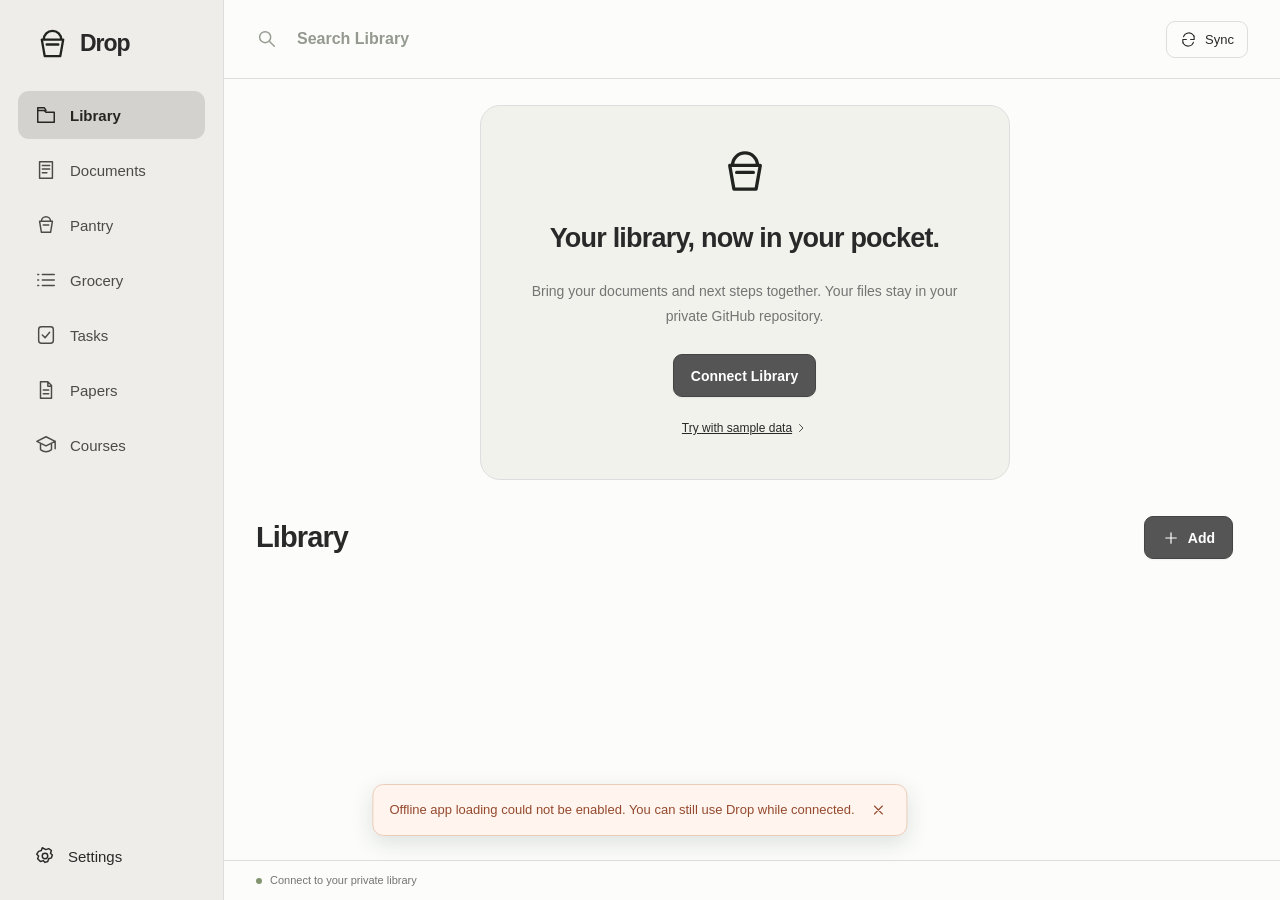
<file: index.html>
<!doctype html>
<html lang="en">
  <head>
    <meta charset="UTF-8" />
    <meta name="viewport" content="width=device-width, initial-scale=1, viewport-fit=cover" />
    <meta name="theme-color" content="#f8f7f4" />
    <meta name="description" content="Your Drop library, ready when you are." />
    <meta name="referrer" content="no-referrer" />
    <meta name="apple-mobile-web-app-capable" content="yes" />
    <meta http-equiv="Content-Security-Policy" content="default-src 'self'; script-src 'self' 'wasm-unsafe-eval'; style-src 'self' 'unsafe-inline'; img-src 'self' blob: data:; media-src 'self' blob:; connect-src 'self' https://api.github.com ws://127.0.0.1:*; worker-src 'self' blob:; object-src 'none'; frame-src 'self' blob:; base-uri 'self'; form-action 'none'" />
    <link rel="manifest" href="./manifest.webmanifest" />
    <link rel="icon" href="./bucket.svg" type="image/svg+xml" />
    <link rel="apple-touch-icon" href="./icon-180.png" />
    <title>Drop</title>
    <script type="module" crossorigin src="./assets/index-DSqM-0OX.js"></script>
    <link rel="stylesheet" crossorigin href="./assets/index-CjGwLpbP.css">
  </head>
  <body>
    <div id="app"></div>
    <dialog id="dialog"></dialog>
    <div id="announcements" role="status" aria-live="polite"></div>
  </body>
</html>
</file>
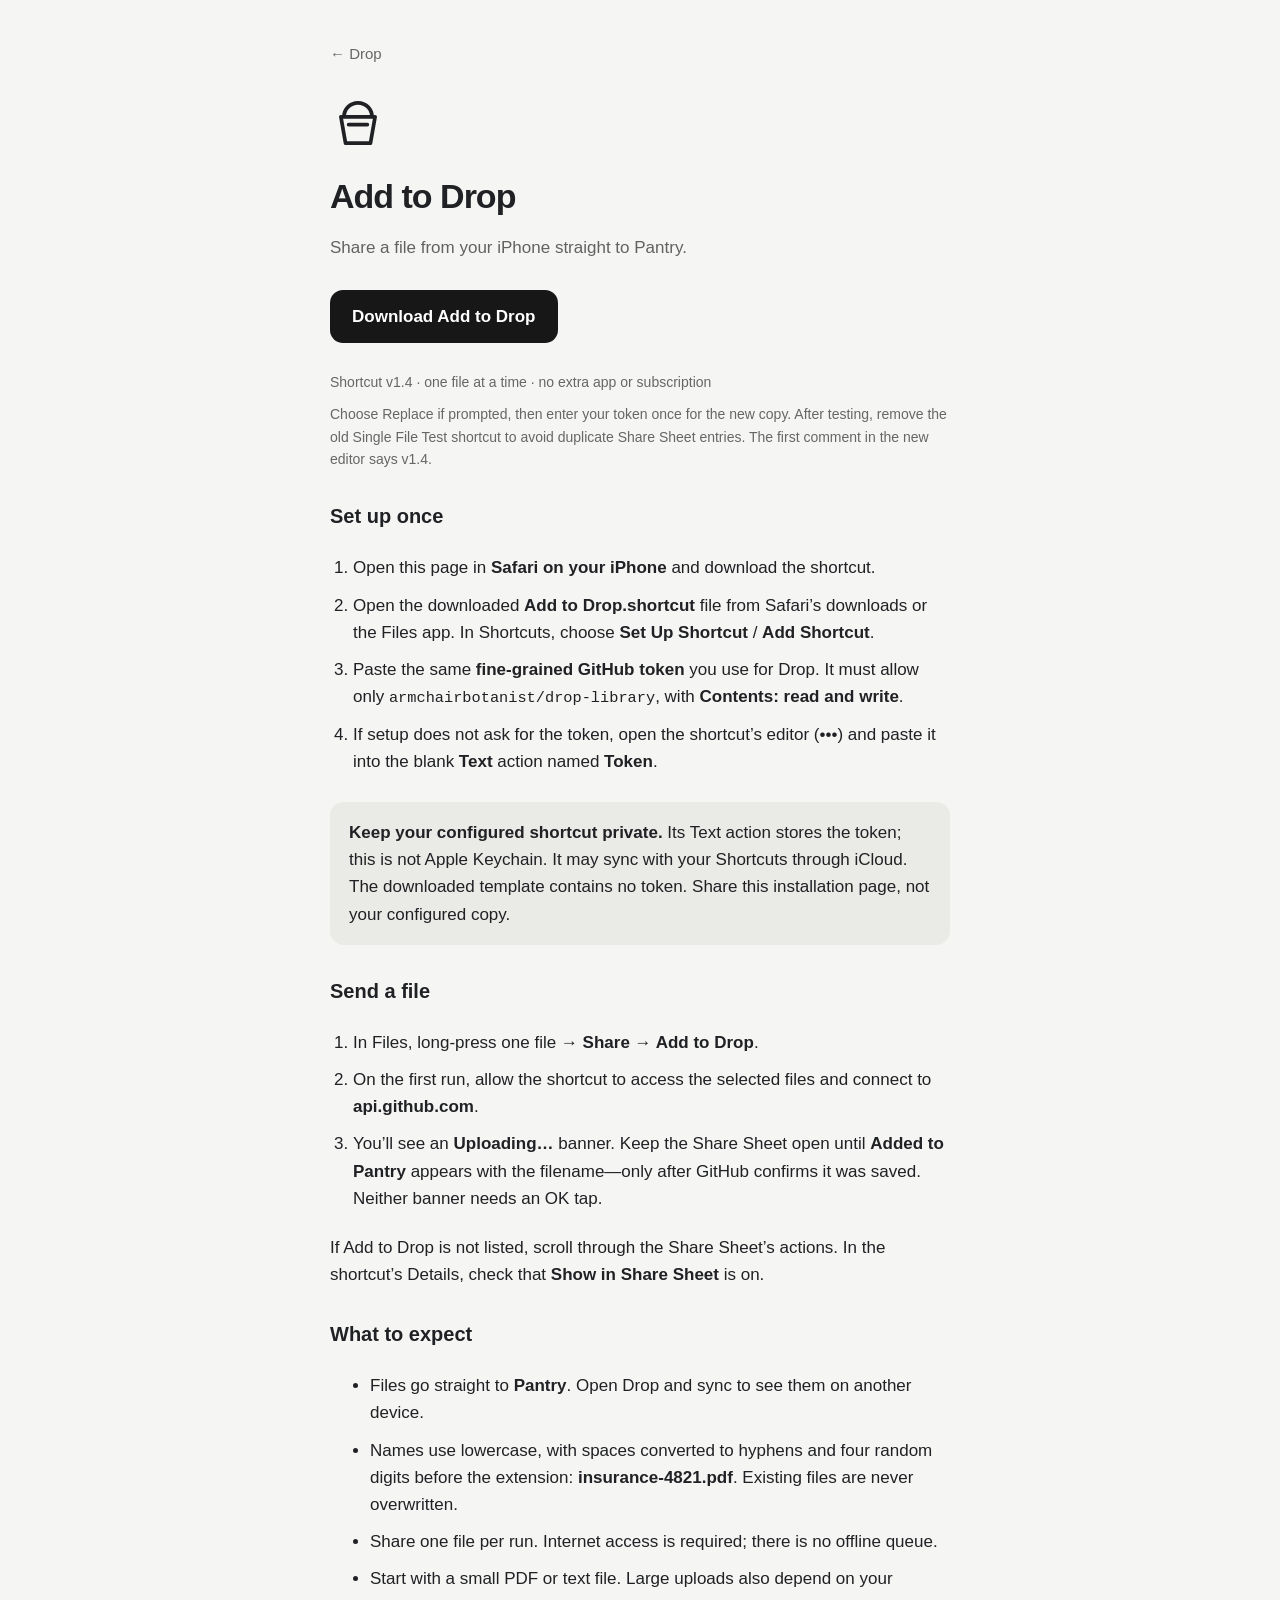
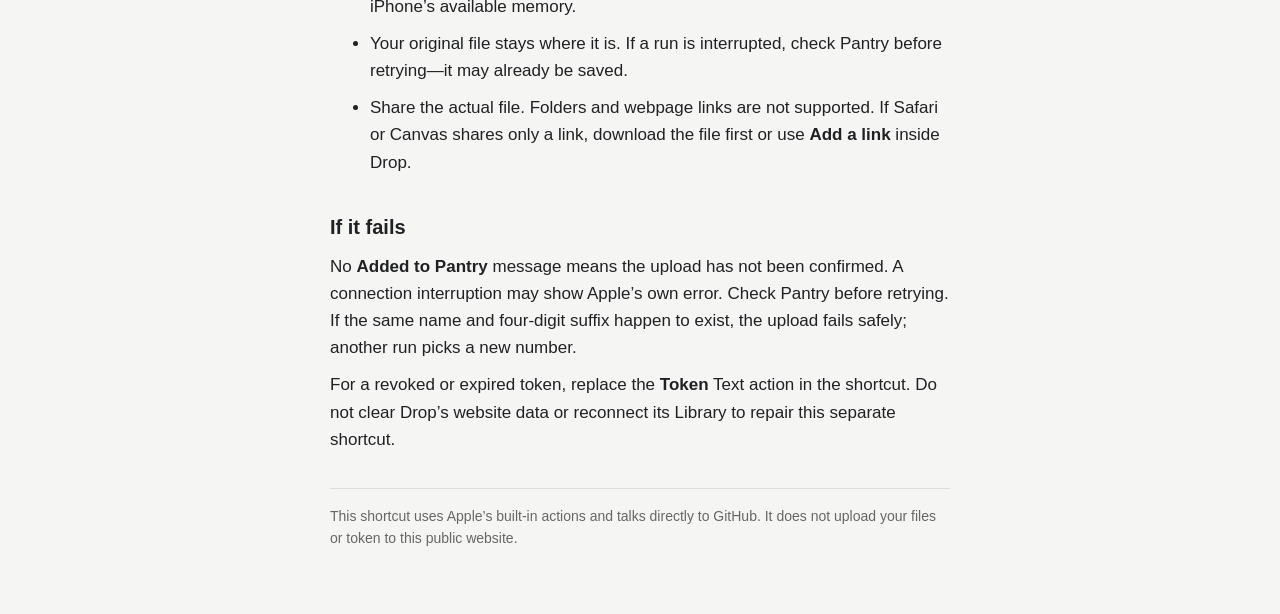
<file: shortcuts/index.html>
<!doctype html>
<html lang="en">
<head>
  <meta charset="utf-8"/>
  <meta name="viewport" content="width=device-width, initial-scale=1"/>
  <meta name="referrer" content="no-referrer"/>
  <meta name="color-scheme" content="light dark"/>
  <title>Add to Drop · iPhone Shortcut</title>
  <style>
    :root{font:17px/1.6 -apple-system,BlinkMacSystemFont,"Segoe UI",sans-serif;color:#202124;background:#f5f5f3}
    body{max-width:620px;margin:0 auto;padding:40px 22px 64px}h1{font-size:34px;line-height:1.15;letter-spacing:-1px;margin:18px 0}h2{font-size:20px;margin:30px 0 8px}p{margin:10px 0}a{color:inherit}header a{font-size:15px;color:#666;text-decoration:none}.intro{color:#626262}.button{display:inline-block;padding:13px 22px;margin:18px 0;background:#171717;color:white;border-radius:13px;text-decoration:none;font-weight:600}li{padding:5px 0}ol{padding-left:23px}.note{padding:17px 19px;background:#eaeae7;border-radius:14px;margin:22px 0}.small{font-size:14px;color:#666}code{font-size:.9em}footer{margin-top:35px;border-top:1px solid #ddd;padding-top:16px}
    @media(prefers-color-scheme:dark){:root{background:#171717;color:#eee}.intro,.small,header a{color:#aaa}.button{background:#eee;color:#171717}.note{background:#272727}footer{border-color:#444}}
  </style>
</head>
<body>
  <header><a href="../">← Drop</a></header>
  <svg width="56" height="56" viewBox="0 0 36 36" aria-hidden="true" style="margin-top:28px"><g fill="none" stroke="currentColor" stroke-linecap="round" stroke-linejoin="round" stroke-width="2.4"><path d="M9 14c0-5 4-9 9-9s9 4 9 9M7 14h22l-3 17H10zM12 19h12"/></g></svg>
  <h1>Add to Drop</h1>
  <p class="intro">Share a file from your iPhone straight to Pantry.</p>
  <a class="button" href="Add-to-Drop.shortcut?v=1.4" download="Add to Drop.shortcut">Download Add to Drop</a>
  <p class="small">Shortcut v1.4 · one file at a time · no extra app or subscription</p>
  <p class="small">Choose Replace if prompted, then enter your token once for the new copy. After testing, remove the old Single File Test shortcut to avoid duplicate Share Sheet entries. The first comment in the new editor says v1.4.</p>
  <h2>Set up once</h2>
  <ol>
    <li>Open this page in <strong>Safari on your iPhone</strong> and download the shortcut.</li>
    <li>Open the downloaded <strong>Add to Drop.shortcut</strong> file from Safari’s downloads or the Files app. In Shortcuts, choose <strong>Set Up Shortcut</strong> / <strong>Add Shortcut</strong>.</li>
    <li>Paste the same <strong>fine-grained GitHub token</strong> you use for Drop. It must allow only <code>armchairbotanist/drop-library</code>, with <strong>Contents: read and write</strong>.</li>
    <li>If setup does not ask for the token, open the shortcut’s editor (•••) and paste it into the blank <strong>Text</strong> action named <strong>Token</strong>.</li>
  </ol>
  <div class="note"><strong>Keep your configured shortcut private.</strong> Its Text action stores the token; this is not Apple Keychain. It may sync with your Shortcuts through iCloud. The downloaded template contains no token. Share this installation page, not your configured copy.</div>
  <h2>Send a file</h2>
  <ol>
    <li>In Files, long-press one file → <strong>Share → Add to Drop</strong>.</li>
    <li>On the first run, allow the shortcut to access the selected files and connect to <strong>api.github.com</strong>.</li>
    <li>You’ll see an <strong>Uploading…</strong> banner. Keep the Share Sheet open until <strong>Added to Pantry</strong> appears with the filename—only after GitHub confirms it was saved. Neither banner needs an OK tap.</li>
  </ol>
  <p>If Add to Drop is not listed, scroll through the Share Sheet’s actions. In the shortcut’s Details, check that <strong>Show in Share Sheet</strong> is on.</p>
  <h2>What to expect</h2>
  <ul>
    <li>Files go straight to <strong>Pantry</strong>. Open Drop and sync to see them on another device.</li>
    <li>Names use lowercase, with spaces converted to hyphens and four random digits before the extension: <strong>insurance-4821.pdf</strong>. Existing files are never overwritten.</li>
    <li>Share one file per run. Internet access is required; there is no offline queue.</li>
    <li>Start with a small PDF or text file. Large uploads also depend on your iPhone’s available memory.</li>
    <li>Your original file stays where it is. If a run is interrupted, check Pantry before retrying—it may already be saved.</li>
    <li>Share the actual file. Folders and webpage links are not supported. If Safari or Canvas shares only a link, download the file first or use <strong>Add a link</strong> inside Drop.</li>
  </ul>
  <h2>If it fails</h2>
  <p>No <strong>Added to Pantry</strong> message means the upload has not been confirmed. A connection interruption may show Apple’s own error. Check Pantry before retrying. If the same name and four-digit suffix happen to exist, the upload fails safely; another run picks a new number.</p>
  <p>For a revoked or expired token, replace the <strong>Token</strong> Text action in the shortcut. Do not clear Drop’s website data or reconnect its Library to repair this separate shortcut.</p>
  <footer class="small">This shortcut uses Apple’s built-in actions and talks directly to GitHub. It does not upload your files or token to this public website.</footer>
</body>
</html>
</file>
<file: assets/index-CjGwLpbP.css>
:root{font-family:-apple-system,BlinkMacSystemFont,Segoe UI,sans-serif;color:#272b26;background:#f8f7f4;font-synthesis:none;font-size:15px;--muted:#7c8077;--line:#e4e5de;--accent:#414e3d;--surface:#fff;--radius:14px}.checkbox-label{display:flex;align-items:center;gap:10px;font-size:13px}.checkbox-label input{width:19px;min-height:19px;height:19px;margin:0;accent-color:#414e3d}*{box-sizing:border-box}body{margin:0}button,input,select,textarea{font:inherit}button,a,input,textarea,select{-webkit-tap-highlight-color:transparent}button{cursor:pointer}button:disabled{opacity:.5;cursor:wait}button,a{touch-action:manipulation}button{border:0;background:none;color:inherit}a{color:inherit}svg{width:22px;height:22px;fill:none;stroke:currentColor;stroke-width:1.6;stroke-linecap:round;stroke-linejoin:round;flex-shrink:0}button:focus-visible,a:focus-visible{outline:3px solid #899b77;outline-offset:3px}input:focus,textarea:focus,select:focus{outline:2px solid #899b77;outline-offset:1px}#app{display:grid;grid-template-columns:224px 1fr;height:100vh;height:100dvh;overflow:hidden}.sidebar{padding:34px 18px 24px;border-right:1px solid var(--line);display:flex;flex-direction:column}.brand{display:flex;gap:10px;align-items:center;text-decoration:none;font-size:24px;font-weight:650;letter-spacing:-1px;padding:0 17px 40px}.brand img{width:35px;height:35px}.sidebar nav{display:grid;gap:7px}.sidebar nav button{display:flex;align-items:center;gap:13px;padding:13px 17px;border-radius:11px;text-align:left;color:#6e746b}.sidebar nav button.active{background:#e9ece4;color:#303b2d;font-weight:600}.sidebar nav small{margin-left:auto;background:#dce3d6;border-radius:5px;padding:2px 6px}.sidebar nav small:empty{display:none}.sidebar-bottom{margin-top:auto;display:grid;gap:16px;padding:0 16px}.device-caption{font-size:9px;letter-spacing:1.2px;color:#8c9186}.sidebar-bottom button{display:flex;gap:12px;align-items:center;padding:9px 0}.mobile-brand,.mobile-settings,.bottom-nav{display:none}main{min-width:0;display:flex;flex-direction:column;background:#fdfdfb}.topbar{display:flex;gap:20px;align-items:center;justify-content:space-between;padding:24px 40px;border-bottom:1px solid var(--line);min-height:85px}.search-box{display:flex;align-items:center;gap:11px;color:#979c91;width:min(420px,70%)}.search-box input{border:0;background:none;width:100%;padding:8px;color:#272b26;outline-offset:0}.search-box input::placeholder{color:#94998f}.sync-button{display:flex;align-items:center;gap:8px;border:1px solid var(--line);border-radius:9px;padding:9px 13px;font-size:13px}.sync-button svg{width:17px;height:17px}.content-scroll{flex:1;overflow:auto;padding:32px 40px 50px;overscroll-behavior:contain;scrollbar-gutter:stable}.page-heading{display:flex;align-items:center;justify-content:space-between;margin-bottom:30px;gap:15px}.page-heading h1{font-size:30px;letter-spacing:-1.1px;font-weight:600;margin:0}.page-heading p{margin:8px 0 0;color:var(--muted);font-size:14px}.page-heading p:empty{display:none}.primary{display:inline-flex;align-items:center;justify-content:center;gap:8px;background:var(--accent);color:#fff;border-radius:9px;padding:11px 17px;text-decoration:none;font-size:14px;font-weight:550;min-height:43px}.primary svg{width:18px;height:18px}.secondary{border:1px solid var(--line);background:#fff;border-radius:8px;padding:10px 14px;min-height:42px}.icon-button{width:42px;height:42px;display:inline-flex;justify-content:center;align-items:center;border-radius:9px}.icon-button:hover,.text-button:hover{background:#eef0e9}.text-button{padding:10px;display:inline-flex;align-items:center;gap:8px;border-radius:8px}.folder-grid{display:grid;grid-template-columns:repeat(auto-fill,minmax(210px,1fr));gap:14px;margin-bottom:34px}.folder-card{display:grid;grid-template-columns:1fr auto;gap:8px;text-align:left;border:1px solid var(--line);border-radius:var(--radius);padding:21px;background:var(--surface)}.folder-card>svg:first-child{width:30px;height:30px;color:#738268;margin-bottom:12px;grid-column:1/-1}.folder-card strong{font-size:15px;font-weight:550}.folder-card small{color:var(--muted);font-size:12px;grid-column:1;grid-row:3}.folder-card>svg:last-child{grid-row:2/4;grid-column:2;width:15px;color:#9a9f94;align-self:center}.folder-card:hover{border-color:#b4bea9;background:#fafbf7}.list-label{font-size:12px;color:var(--muted);padding:0 0 12px;border-bottom:1px solid var(--line);display:flex;gap:9px}.list-label span{font-size:11px;padding:1px 5px;background:#eeefe9;border-radius:5px}.file-row{width:100%;display:flex;align-items:center;gap:16px;text-align:left;padding:18px 4px;border-bottom:1px solid #eeefe9}.file-row:hover{background:#f3f5ee}.file-icon{width:42px;height:46px;display:grid;place-items:center;background:#f0f1eb;border-radius:9px;color:#78836e}.file-title{min-width:0;flex:1}.file-title strong{font-size:14px;font-weight:500;display:block;overflow-wrap:anywhere}.file-title small{display:block;color:var(--muted);font-size:12px;margin-top:6px}.file-row>svg{width:15px;color:#9a9f94}.empty{text-align:center;max-width:360px;margin:65px auto;color:var(--muted)}.empty>svg{width:38px;height:38px;color:#939d89}.empty h2{font-size:18px;font-weight:500;letter-spacing:-.3px;color:#555f4e;margin:18px 0 9px}.empty p{font-size:14px;line-height:1.7;margin:0}.breadcrumbs{display:flex;align-items:center;gap:6px;font-size:12px;color:var(--muted);margin-bottom:9px}.breadcrumbs:empty{display:none}.breadcrumbs button{padding:4px}.segmented{display:inline-flex;gap:4px;padding:4px;background:#eff0eb;border-radius:10px;margin-bottom:23px}.segmented button{font-size:13px;padding:8px 17px;border-radius:7px;color:#777e6f}.segmented .selected{background:#fff;color:#394333;box-shadow:0 1px 3px #1525100c}.task-list{border-top:1px solid var(--line)}.task-row{display:flex;align-items:flex-start;gap:15px;padding:23px 0;border-bottom:1px solid var(--line)}.task-check{width:23px;height:23px;border:1.5px solid #c7cebd;border-radius:7px;margin-top:2px;padding:2px;flex-shrink:0}.task-check.checked{background:#607153;border-color:#607153;color:#fff}.task-check svg{width:17px;height:17px}.task-body{flex:1;text-align:left;min-width:0;padding:0}.task-body strong{font-size:16px;font-weight:500;line-height:1.5;overflow-wrap:anywhere}.task-body p{font-size:13px;color:var(--muted);line-height:1.6;margin:6px 0 0;white-space:nowrap;overflow:hidden;text-overflow:ellipsis}.task-meta{display:flex;gap:10px;align-items:center;font-size:11px;color:var(--muted);margin-top:11px}.task-meta:empty{display:none}.due{background:#f0f2e9;color:#657553;border-radius:5px;padding:4px 7px}.due.overdue{background:#faeee5;color:#aa714c}.task-row>.icon-button{margin-top:-7px;color:#929a89}.task-row:has(.checked) strong{text-decoration:line-through;color:#8a9182}#sync-status{font-size:11px;color:var(--muted);display:flex;align-items:center;gap:8px;padding:12px 40px;border-top:1px solid var(--line);min-height:40px}#sync-status.warning{color:#935b3e;background:#fff9f3}#sync-status button{margin-left:auto;font-size:20px;padding:0 7px}.status-dot{width:6px;height:6px;background:#829570;border-radius:50%;flex-shrink:0}.status-dot.pending{background:#bd925d}.status-dot.busy{animation:pulse 1s infinite}.demo-banner{display:flex;gap:12px;justify-content:space-between;align-items:center;font-size:12px;padding:10px 14px;background:#eeefe7;color:#737d64;border-radius:8px;margin-bottom:26px}.demo-banner button{text-decoration:underline;font-size:12px}.connect-card{max-width:530px;padding:40px 32px;background:#f1f2ec;border:1px solid var(--line);border-radius:20px;margin:0 auto 36px;text-align:center}.connect-card img{width:50px}.connect-card h2{font-size:27px;letter-spacing:-.8px;font-weight:550;line-height:1.3}.connect-card p{font-size:14px;line-height:1.8;color:var(--muted);margin-bottom:25px}.connect-card>a{display:flex;justify-content:center;align-items:center;font-size:12px;gap:3px;margin-top:20px}.connect-card>a svg{width:12px}dialog{border:1px solid var(--line);border-radius:20px;background:#fdfdfb;width:min(510px,calc(100vw - 28px));max-height:calc(100dvh - 40px);padding:32px;box-shadow:0 25px 100px #18201522;color:inherit;overscroll-behavior:contain}dialog::backdrop{background:#1a24184a;-webkit-backdrop-filter:blur(3px);backdrop-filter:blur(3px)}dialog h2{font-size:23px;letter-spacing:-.7px;margin:0 36px 20px 0;font-weight:550}dialog h3{font-size:14px;font-weight:600;margin:0 0 10px}dialog p{font-size:13px;line-height:1.7;color:#727a69}dialog .dialog-close{position:absolute;right:12px;top:12px;color:#7d8673}form{display:grid;gap:20px;margin-top:24px}label{display:grid;gap:9px;font-size:12px;font-weight:550}input,select,textarea{width:100%;border:1px solid #dfe3d7;border-radius:8px;padding:12px;background:#fff;color:inherit;font-size:16px;min-height:44px}textarea{resize:vertical;line-height:1.65;font-weight:400}input[type=file]{font-size:13px;padding:14px 10px}form>p{margin:0}.optional{display:inline;color:#8a9380;font-weight:400}#form-error{color:#aa523c;font-size:13px;line-height:1.5}#form-error:empty{display:none}.muted{color:var(--muted)}.small{font-size:11px!important;line-height:1.7}.settings-section{border-bottom:1px solid var(--line);padding:18px 0}.settings-section:first-of-type{padding-top:0}.version{font-size:11px;color:var(--muted);padding-top:20px}.add-menu{display:grid;gap:9px}.add-menu>button{display:flex;gap:14px;align-items:center;text-align:left;min-height:67px;padding:12px;border:1px solid var(--line);border-radius:10px}.add-menu>button>span{flex:1;font-size:14px}.add-menu small{display:block;margin-top:5px;color:var(--muted);font-size:11px}.add-menu>button>svg:last-child{width:15px}.toast{position:fixed;z-index:10;bottom:64px;left:50%;transform:translate(-50%);max-width:min(560px,calc(100vw - 28px));width:max-content;display:flex;align-items:center;gap:12px;background:#394432;color:#fff;padding:13px 16px;border-radius:11px;box-shadow:0 7px 22px #1a241822;font-size:13px;line-height:1.5}.toast.error{background:#fff5ee;color:#95492e;border:1px solid #ecccb7}.toast button{display:flex;padding:4px}.toast svg{width:16px;height:16px}.eyebrow{font-size:10px;text-transform:uppercase;letter-spacing:1.3px;color:#7c8870}.attachments{display:grid;gap:7px}.attachments button{display:flex;gap:10px;align-items:center;text-align:left;font-size:12px}.loading{padding:40px;text-align:center}@keyframes pulse{50%{opacity:.3}}@media(prefers-reduced-motion:reduce){*{animation:none!important;scroll-behavior:auto!important}}@media(max-width:700px){#app{display:flex;flex-direction:column}.sidebar{display:none}main{flex:1;min-height:0}.topbar{padding:12px 19px;gap:10px;min-height:67px;flex-wrap:wrap}.mobile-brand{display:flex;align-items:center;gap:7px;font-size:19px;font-weight:650;letter-spacing:-.5px;flex:1}.mobile-brand img{width:25px;height:25px}.mobile-settings{display:inline-flex;width:35px;height:35px}.search-box{order:4;width:100%;background:#f0f1eb;border-radius:9px;padding:0 10px;margin-top:3px}.search-box input{font-size:14px;padding:10px 0;min-height:39px}.search-box svg{width:17px}.sync-button{border:0;padding:9px 0 9px 5px;font-size:12px;gap:5px}.content-scroll{padding:25px 20px 30px;scrollbar-gutter:auto}.page-heading{margin-bottom:24px}.page-heading h1{font-size:29px}.page-heading p{font-size:12px;max-width:210px;line-height:1.6}.primary{font-size:13px;padding:10px 13px}.folder-grid{grid-template-columns:repeat(2,minmax(0,1fr));gap:10px;margin-bottom:28px}.folder-card{padding:16px 13px;gap:7px}.folder-card strong{font-size:13px;overflow-wrap:anywhere;line-height:1.5}.folder-card>svg:first-child{width:26px;height:26px;margin-bottom:8px}.folder-card small{font-size:10px}.folder-card>svg:last-child{display:none}.file-row{gap:12px;padding:17px 0}.file-icon{width:37px;height:42px}.file-title strong{font-size:13px;line-height:1.5}.file-title small{font-size:11px;line-height:1.6}.bottom-nav{display:flex;justify-content:space-around;flex-shrink:0;border-top:1px solid var(--line);background:#fafbf7;padding:8px 3px max(8px,env(safe-area-inset-bottom))}.bottom-nav button{display:flex;flex-direction:column;gap:5px;align-items:center;min-width:60px;padding:5px 2px;color:#969f8d;font-size:9px}.bottom-nav button.active{color:#35482c;font-weight:600}.bottom-nav svg{width:23px;height:23px}.bottom-nav button.active svg{stroke-width:2}.task-row{gap:12px;padding:21px 0}.task-body strong{font-size:14px}.task-body p{font-size:12px}.task-check{width:22px;height:22px}.task-row>.icon-button{width:25px}.demo-banner{font-size:10px;padding:10px;gap:10px;line-height:1.5}.demo-banner button{font-size:10px}.connect-card{padding:28px 20px;margin-bottom:25px}.connect-card h2{font-size:24px}.connect-card p{font-size:12px}.content-scroll:has(.connect-card) .page-heading{display:none}#sync-status{padding:9px 20px;font-size:10px;line-height:1.5;min-height:34px}.toast{bottom:100px}dialog{padding:26px 22px;max-height:calc(100dvh - 24px);border-radius:17px}dialog h2{font-size:22px}.empty{margin:55px auto}.settings-section p{overflow-wrap:anywhere}}.topbar .mobile-settings{display:none}@media(max-width:700px){.topbar .mobile-settings{display:inline-flex}}.settings-buttons{display:flex;align-items:center;gap:7px;flex-wrap:wrap}.settings-link{display:flex;align-items:center;gap:10px;border:1px solid var(--line);border-radius:9px;padding:12px;text-decoration:none;font-size:13px;background:#f6f8f2}.settings-link span{flex:1}.settings-link small{display:block;font-size:11px;color:var(--muted);margin-top:5px}.settings-link svg{width:17px}.settings-dialog .version{padding-top:16px}[hidden]{display:none!important}dialog{max-width:none}.page-heading>div:first-child{min-width:0}.page-heading h1{overflow-wrap:anywhere}button:focus-visible,a:focus-visible{outline-width:2px;outline-offset:2px}:root{--muted:#6f776c;--line:#e4e8e0;--accent:#354b38;background:#f5f7f2;color:#263329}.sidebar{background:#f3f5ef;padding-top:26px}.brand{padding-bottom:30px;font-size:23px}.sidebar-bottom .device-caption{display:none}main{background:#fcfdfb}.topbar{padding:17px 32px;min-height:72px;background:#fcfdfbf2}.content-scroll{padding:26px 32px 40px;overflow-anchor:none}.page-heading{margin-bottom:23px}.page-heading h1{font-size:29px;letter-spacing:-.9px}.heading-actions{display:flex;align-items:center;gap:8px;flex-shrink:0}.heading-actions>.text-button{min-height:43px;font-size:13px;font-weight:550}.primary{box-shadow:0 1px 2px #1525120d}.primary:hover{background:#29422d}.secondary:hover{background:#f4f7f1}.folder-grid{display:flex;flex-direction:column;gap:0;margin-bottom:26px;border:1px solid var(--line);border-radius:12px;overflow:hidden;background:#fff}.folder-card{position:relative;display:flex;align-items:center;gap:13px;border:0;border-radius:0;padding:16px 17px;min-height:67px;border-bottom:1px solid var(--line)}.folder-card:last-child{border-bottom:0}.folder-card>svg:first-of-type{width:24px;height:24px;margin:0;color:#73866b;grid-column:auto}.folder-card strong{flex:1;font-size:14px;line-height:1.5;overflow-wrap:anywhere;min-width:0}.folder-card small{font-size:11px;white-space:nowrap}.folder-card>svg:last-child{display:block;width:14px}.file-list{border-top:0}.file-row{padding:14px 8px;border-radius:5px}.file-icon{background:#eef2e9;color:#64755c;border:1px solid #e4e9dd;width:36px;height:42px}.file-icon svg{width:21px}.file-title small{margin-top:4px}.file-title strong{line-height:1.5}.list-label{font-size:11px;padding-left:8px;padding-right:8px}.selection-bar{display:flex;align-items:center;gap:12px;position:sticky;top:-1px;z-index:2;background:#edf2e9;border:1px solid #dfe7d7;border-radius:10px;padding:8px 10px;margin-bottom:17px;font-size:12px}.selection-bar strong{flex:1;font-weight:550}.selection-bar button{padding:8px;min-height:36px;border-radius:6px}.selection-bar button:hover{background:#e2eadb}.selection-marker{border:1.5px solid #b4c0ac;width:21px;height:21px;border-radius:6px;display:grid;place-items:center;flex-shrink:0;font-size:13px}.file-selected{background:#edf3e7!important}.file-selected .selection-marker{color:#fff;background:var(--accent);border-color:var(--accent)}.file-row:has(.selection-marker)>.file-icon,.folder-card:has(.selection-marker)>svg:first-of-type{display:none}.folder-card:disabled{cursor:default;opacity:.55}.danger{color:#ac4141!important}.danger-fill{background:#ac4141}.danger-fill:hover{background:#963535}.delete-names{padding:14px 18px 14px 34px;line-height:1.8;background:#f2f4ee;border-radius:9px;font-size:13px;overflow-wrap:anywhere}.delete-actions{display:flex;justify-content:flex-end;gap:10px;margin-top:25px}.delete-dialog h2{overflow-wrap:anywhere;line-height:1.35}.delete-dialog .secondary,.delete-dialog .primary{min-width:90px}#sync-status button.cancel-deletions{font-size:11px;font-weight:600;text-decoration:underline;flex-shrink:0}#sync-status{flex-wrap:wrap;padding:10px 32px;line-height:1.5}#sync-status>span:nth-child(2){flex:1}.segmented{margin-bottom:7px}.segmented span{margin-left:5px;font-size:11px;opacity:.7}.task-list{border-top:0}.task-group-label{font-size:11px;font-weight:600;color:#7a8572;margin:26px 0 4px;letter-spacing:.3px}.task-group-label.overdue{color:#a06949}.task-row{padding:17px 0;gap:13px}.task-check{border-radius:50%;width:25px;height:25px;padding:3px}.task-check:hover{border-color:var(--accent);background:#edf2e8}.task-check.checked:hover{background:var(--accent)}.task-body strong{font-size:15px}.task-meta{margin-top:8px}.task-editor-dialog{width:min(630px,calc(100vw - 24px));padding:27px 28px 0}.task-editor-dialog h2{font-size:13px;letter-spacing:0;color:var(--muted);margin-bottom:20px}.task-editor-dialog form{margin:0;gap:23px}.task-title-label>span{position:absolute;width:1px;height:1px;overflow:hidden;clip-path:inset(50%)}.task-title-input{border:0;background:transparent;font-size:24px;font-weight:550;letter-spacing:-.5px;padding:5px 0;border-radius:3px}.task-title-input::placeholder{color:#9da695}.task-completion{color:var(--muted)}.task-deadline{display:flex;align-items:end;gap:14px;flex-wrap:wrap}.task-deadline label{max-width:200px}.quick-dates{display:flex;gap:3px;padding-bottom:3px}.quick-dates button{font-size:12px;padding:8px;border-radius:6px}.quick-dates button:hover{background:#edf1e7}.task-editor-dialog textarea{background:#f6f8f2;border-color:#e7ecdf;min-height:160px}.task-attachments header{display:flex;justify-content:space-between;align-items:center;margin-bottom:10px}.task-attachments h3{margin:0;font-size:12px}.attachment-picker{position:relative;display:inline-flex;align-items:center;justify-content:center;border:1px solid var(--line);border-radius:7px;font-size:12px;font-weight:500;min-height:36px;padding:7px 11px;cursor:pointer}.attachment-picker input{position:absolute;inset:0;opacity:0;cursor:pointer}.attachments-empty{font-size:12px!important;margin:4px 0;color:#929b89!important}.task-attachment{display:flex;align-items:center;gap:10px;min-height:46px;border-bottom:1px solid var(--line);font-size:12px}.task-attachment>button:first-child{display:flex;align-items:center;gap:10px;text-align:left;flex:1;min-width:0;padding:9px 0}.task-attachment span{flex:1;overflow-wrap:anywhere}.task-attachment button:last-child{padding:8px;color:var(--muted)}.task-attachment svg{width:17px;height:17px}.task-attachment small{display:block;color:var(--muted);font-size:10px;margin-top:3px}.task-editor-footer{position:sticky;bottom:0;display:flex;align-items:center;justify-content:space-between;padding:15px 0;background:#fcfdfbf5;border-top:1px solid var(--line);gap:15px}.task-editor-footer .text-button{font-size:12px}.task-editor-footer .primary{min-width:114px}.settings-section{padding:20px 0}.settings-section p{font-size:12px}@media(max-width:700px){.topbar{padding:max(12px,env(safe-area-inset-top)) 18px 12px;gap:8px}.mobile-brand{font-size:20px}.search-box{margin-top:7px;background:#eef2e8}.search-box input{font-size:16px;min-height:40px}.content-scroll{padding:22px 18px 30px}.page-heading{gap:8px;margin-bottom:22px}.page-heading h1{font-size:27px}.heading-actions{gap:1px}.heading-actions>.text-button{padding:10px;font-size:12px}.heading-actions .primary{padding:10px 12px;font-size:12px}.page-heading p{font-size:11px}.folder-grid{gap:0;margin-bottom:22px}.folder-card{padding:14px 13px;min-height:65px;gap:11px}.folder-card strong{font-size:13px}.folder-card small{font-size:10px}.file-row{padding:15px 3px;gap:11px}.file-title strong{font-size:14px}.file-title small{font-size:11px}.list-label{padding-left:3px}.file-icon{width:33px;height:39px}.bottom-nav{padding:7px 5px max(7px,env(safe-area-inset-bottom));background:#fcfdfbf5}.bottom-nav button{min-width:57px;font-size:10px;gap:5px}.bottom-nav button.active{color:#354b38}.bottom-nav button.active svg{background:#e9f0e0;box-sizing:content-box;border-radius:8px;padding:4px 15px;margin:-4px -15px}.bottom-nav svg{width:21px;height:21px}#sync-status{padding:9px 18px;font-size:10px}.demo-banner{padding:9px 11px;margin-bottom:19px}.selection-bar{gap:6px;padding:6px 8px}.selection-bar button{font-size:12px}.task-row{gap:12px;padding:17px 0}.task-body strong{font-size:14px}.task-check{width:25px;height:25px}.task-group-label{margin-top:23px}.task-meta{font-size:11px}.task-row>.icon-button{margin-top:0;width:28px}dialog:not(.delete-dialog){margin:auto 6px 6px;width:calc(100vw - 12px);max-height:calc(100dvh - 16px);padding:26px 20px max(22px,env(safe-area-inset-bottom));border-radius:20px 20px 14px 14px}.task-editor-dialog{padding-bottom:0!important}.task-title-input{font-size:23px;line-height:1.5}.task-editor-dialog form{gap:21px}.task-deadline{gap:8px}.task-deadline label{max-width:170px}.quick-dates button{padding:9px 6px;font-size:11px}.task-editor-dialog textarea{min-height:140px}.task-editor-footer{padding-bottom:max(15px,env(safe-area-inset-bottom))}.task-editor-dialog h2{margin-bottom:15px}.task-editor-dialog .dialog-close{top:10px}.toast{bottom:106px;max-width:calc(100vw - 24px);font-size:12px}.delete-dialog{padding:25px 22px;width:calc(100vw - 32px)}}:root{--muted:#747474;--line:#dedede;--accent:#555;background:#f5f5f5;color:#292929}button:focus-visible,a:focus-visible{outline-color:#888}input:focus,textarea:focus,select:focus{outline-color:#888}.sidebar{background:#eeede9}.sidebar nav button{color:#4b4b48}.sidebar nav button.active{background:#d3d2ce;color:#252523;font-weight:550}.folder-card>svg:first-of-type{color:#0a66d8}.file-icon{color:#666}.primary{border:1px solid #444;background:#555}.primary:hover{background:#444}.bottom-nav button.active{color:#444!important}.bottom-nav button.active svg{background:#e5e5e5!important}.selection-bar{background:#f2f2f2;border-color:#dedede}.selection-bar button:hover{background:#e5e5e5}.file-selected{color:#fff!important;background:#0a66d8!important}.file-selected strong,.file-selected small,.file-selected svg,.file-selected .file-icon{color:inherit!important}.file-selected .file-icon{border-color:#ffffff47;background:#ffffff29}.task-add-row{display:flex;width:100%;align-items:center;gap:9px;margin-top:12px;padding:12px 3px;border-top:1px solid var(--line);color:#666;font-size:13px;text-align:left}.task-add-row:hover{color:#333;background:#f3f3f3}.task-add-row svg{width:17px;height:17px}@media(max-width:700px){.bottom-nav button{flex:1;min-width:0}}.grocery-workspace{width:100%;max-width:760px;min-width:0;margin:0 auto;padding:12px 28px 60px;box-sizing:border-box}.grocery-row{position:relative;min-width:0;padding:0 0 0 20px;border-bottom:1px solid #e7e7e7;touch-action:pan-y}.grocery-row:before{content:"·";position:absolute;left:1px;top:12px;color:#989898;font-size:22px;line-height:24px}.grocery-row[data-grocery-id=""]:before{content:""}.grocery-row textarea{display:block;width:100%;box-sizing:border-box;min-height:49px!important;max-height:none;padding:13px 5px!important;margin:0;border:0!important;border-radius:0!important;box-shadow:none!important;background:transparent!important;color:inherit;resize:none;overflow:hidden;outline:none;font:16px/24px -apple-system,BlinkMacSystemFont,Segoe UI,sans-serif;overflow-wrap:anywhere;white-space:pre-wrap}.grocery-row:focus-within{border-bottom-color:#aaa}.grocery-row textarea::placeholder{color:#999}.grocery-row textarea:disabled{opacity:.7}.grocery-error{color:#b43d48;font-size:13px;line-height:1.5;cursor:pointer}.grocery-menu{position:fixed;z-index:10000;min-width:125px;border:1px solid #ddd;border-radius:7px;padding:4px;background:#fff;box-shadow:0 4px 20px #0002}.grocery-menu button{display:block;width:100%;text-align:left;border:0;border-radius:4px;background:none;padding:7px 12px;color:#b43434;font:14px -apple-system,BlinkMacSystemFont,Segoe UI,sans-serif}.grocery-menu button:hover,.grocery-menu button:focus{background:#eee}.grocery-content{display:flex;flex:1;flex-direction:column;min-width:0;min-height:0}.grocery-content>header{padding:22px 28px 8px}.grocery-content h1{font-size:23px;margin:0}.grocery-scroll{flex:1;min-height:0;overflow:auto}@media(max-width:700px){.grocery-workspace{padding:0 0 40px}.grocery-row textarea{font-size:17px;min-height:53px!important;padding-block:14px!important}.grocery-content .grocery-workspace{padding-inline:20px}}dialog.preview-dialog{padding:0!important;width:min(900px,calc(100vw - 40px));height:min(900px,calc(100dvh - 40px));max-height:none;margin:auto;border-radius:18px;overflow:hidden}dialog.preview-dialog[open]{display:flex;flex-direction:column}.preview-dialog [hidden]{display:none!important}.preview-dialog .sr-only{position:absolute;width:1px;height:1px;padding:0;margin:-1px;overflow:hidden;clip:rect(0,0,0,0);white-space:nowrap;border:0}.preview-dialog button:focus-visible,.preview-dialog a:focus-visible{outline-color:#777}.preview-header{display:flex;align-items:center;gap:16px;padding:16px 20px 12px;flex-shrink:0}.preview-header>div{min-width:0;flex:1}.preview-header span{display:block;color:var(--muted);font-size:11px;margin-bottom:4px}.preview-dialog .preview-header h2{font-size:16px;font-weight:600;line-height:1.4;letter-spacing:-.2px;margin:0;white-space:normal;overflow-wrap:anywhere}.preview-done{min-width:52px;min-height:44px;font-size:14px;font-weight:600;color:#444;border-radius:8px}.preview-done:hover{background:#ececec}.preview-navigation{display:flex;align-items:center;justify-content:space-between;border-bottom:1px solid var(--line);padding:0 16px;gap:8px;flex-shrink:0}.preview-tabs{display:flex;align-items:center;gap:16px;min-width:0}.preview-tabs button{min-height:44px;padding:0 2px;font-size:13px;border-bottom:2px solid transparent;color:var(--muted)}.preview-tabs button[aria-selected=true]{border-color:#4b4b4b;color:#303030;font-weight:600}.preview-tools{display:flex;align-items:center;flex-shrink:0;gap:0;font-size:11px;color:var(--muted)}.preview-tools:empty{display:none}.preview-tools label{display:flex;align-items:center;gap:2px;font-size:11px;font-weight:400;white-space:nowrap}.preview-tools input{width:32px;min-height:40px;padding:0;border:0;background:transparent;text-align:center;font-size:12px;border-radius:5px;appearance:textfield;-moz-appearance:textfield}.preview-tools input::-webkit-inner-spin-button,.preview-tools input::-webkit-outer-spin-button{appearance:none;margin:0}.preview-tools button{min-height:44px;min-width:30px;font-size:23px;border-radius:6px}.preview-panels{min-height:0;flex:1;display:flex;overflow:hidden}.preview-panel{flex:1;min-width:0;min-height:0;overflow:auto;overscroll-behavior:contain}#preview-panel-content{display:flex;overflow:hidden}.preview-stage{width:100%;min-height:0;overflow:auto;overscroll-behavior:contain;-webkit-overflow-scrolling:touch}.preview-actions{display:flex;align-items:center;gap:10px;padding:12px 20px;border-top:1px solid var(--line);background:#fdfdfb;flex-shrink:0}.preview-primary{display:inline-flex;flex:1;min-height:44px;align-items:center;justify-content:center;gap:8px;padding:10px 16px;border:1px solid #d2d2d2;border-radius:8px;color:#333;background:#f7f7f7;box-shadow:0 1px 2px #0000000d;text-decoration:none;font-size:14px;font-weight:550}.preview-primary:hover{background:#ececec}.preview-primary:disabled,.preview-primary[aria-disabled=true]{opacity:.5;cursor:default}.preview-primary svg{width:18px;height:18px}.preview-more{position:relative}.preview-more>button{display:flex;align-items:center;justify-content:center;width:46px;height:44px;padding:8px}.preview-more-menu{position:absolute;right:0;bottom:54px;min-width:180px;border:1px solid var(--line);background:#fff;border-radius:12px;padding:5px;box-shadow:0 8px 30px #18201526;z-index:1}.preview-more-menu button{padding:12px 14px;min-height:44px;width:100%;text-align:left;font-size:14px;border-radius:7px}.preview-more-menu button:hover{background:#fff3ed}.preview-state{min-height:100%;display:flex;flex-direction:column;justify-content:center;align-items:center;text-align:center;padding:32px 24px;gap:12px}.preview-state h3{font-size:17px;line-height:1.4;margin:0;font-weight:550}.preview-state p{max-width:330px;font-size:13px;line-height:1.7;margin:0;color:var(--muted)}.preview-spinner{width:22px;height:22px;border:2px solid #d5d5d5;border-top-color:#666;border-radius:50%;animation:preview-spin .9s linear infinite}@keyframes preview-spin{to{transform:rotate(360deg)}}.preview-stage.pdf-preview{padding:8px;background:#e9ece5;overflow-anchor:none}.preview-dialog .pdf-page{position:relative;width:100%;margin:0 0 8px;min-height:0;background:#fff;box-shadow:0 1px 4px #14210d12;overflow:hidden;display:grid;place-items:center}.preview-dialog .pdf-page>span{font-size:11px;color:#949b8d}.preview-dialog .pdf-page.is-rendered>span{visibility:hidden}.preview-dialog .pdf-page canvas{position:absolute;inset:0;width:100%;height:100%;display:block}.preview-dialog .pdf-page>button{position:absolute}.preview-stage.image-stage{display:flex;align-items:center;justify-content:center;padding:12px;background:#f0f2ec}.preview-dialog .image-preview{max-width:100%;max-height:100%;width:auto;height:auto;object-fit:contain;margin:auto;border-radius:0;background:none}.preview-stage.text-stage{padding:24px;background:#fdfdfb}.preview-dialog .text-preview{white-space:pre-wrap;overflow-wrap:anywhere;font-family:ui-monospace,SFMono-Regular,Menlo,monospace;font-size:13px;line-height:1.85;margin:0;padding:0;background:none;border-radius:0;max-height:none;overflow:visible}.preview-caption{font-size:12px!important;padding-top:16px;border-top:1px solid var(--line)}.audio-stage,.video-stage{display:flex;align-items:center;justify-content:center;background:#f0f2ec;padding:16px}.video-stage{background:#171b17;padding:0}.preview-stage audio,.preview-stage video{width:100%;max-height:100%;display:block}.preview-stage audio{max-width:550px}.notes-panel,.paper-panel{padding:24px}.preview-section-heading{display:flex;align-items:center;justify-content:space-between;margin-bottom:10px}.preview-section-heading h3{margin:0;font-size:15px}.preview-section-heading button{min-height:44px;color:#444;font-size:13px}.notes-panel textarea{min-height:240px;height:calc(100% - 108px);resize:vertical;background:#f7f9f3;border-color:#e1e6da;line-height:1.8;font-size:16px;padding:16px}.preview-note-status{margin:10px 0 0;font-size:11px!important}.paper-panel h3{font-size:14px;margin:22px 0 10px}.paper-panel .paper-abstract{font-size:14px;line-height:1.85;white-space:pre-wrap;color:#444d3c}.paper-source{display:flex;align-items:center;justify-content:space-between;padding:13px 0;border-bottom:1px solid var(--line);font-size:13px;text-decoration:none;color:#444}.paper-source:hover{color:#222;background:#f5f5f5}.paper-source svg{width:17px}.preview-dialog dl{margin:24px 0;display:grid;gap:7px}.preview-dialog dt{font-size:11px;color:var(--muted)}.preview-dialog dd{margin:0 0 12px;font-size:13px;line-height:1.7;overflow-wrap:anywhere}.link-stage{padding:24px;background:#f4f6f0}.link-card{background:#fff;border:1px solid var(--line);border-radius:14px;padding:24px}.link-card .link-provider{display:flex;align-items:center;gap:10px;font-size:18px;line-height:1.4;font-weight:550;margin:0}.link-provider svg{width:20px;color:var(--muted)}.link-card dl{margin-bottom:0}.link-card dd:last-child{margin-bottom:0}@media(max-width:700px){dialog.preview-dialog{width:100%;height:100dvh;max-height:100dvh;margin:0;border:0;border-radius:0;padding:0!important}.preview-header{padding:max(10px,env(safe-area-inset-top)) 16px 8px}.preview-navigation{padding:0 14px;gap:4px}.preview-tabs{gap:12px}.preview-tabs button{font-size:12px}.preview-actions{padding:10px 16px max(10px,env(safe-area-inset-bottom))}.preview-primary{font-size:14px}.notes-panel,.paper-panel,.preview-stage.text-stage{padding:20px}.link-stage{padding:18px}.link-card{padding:22px}}@media(prefers-reduced-motion:reduce){.preview-spinner{animation:none}}@media(min-width:701px){dialog.preview-dialog{width:min(570px,48vw);height:100dvh;max-height:100dvh;margin:0 0 0 auto;border-width:0 0 0 1px;border-radius:0;box-shadow:-12px 0 40px #18201518}dialog.preview-dialog::backdrop{background:transparent;-webkit-backdrop-filter:none;backdrop-filter:none}}
</file>
